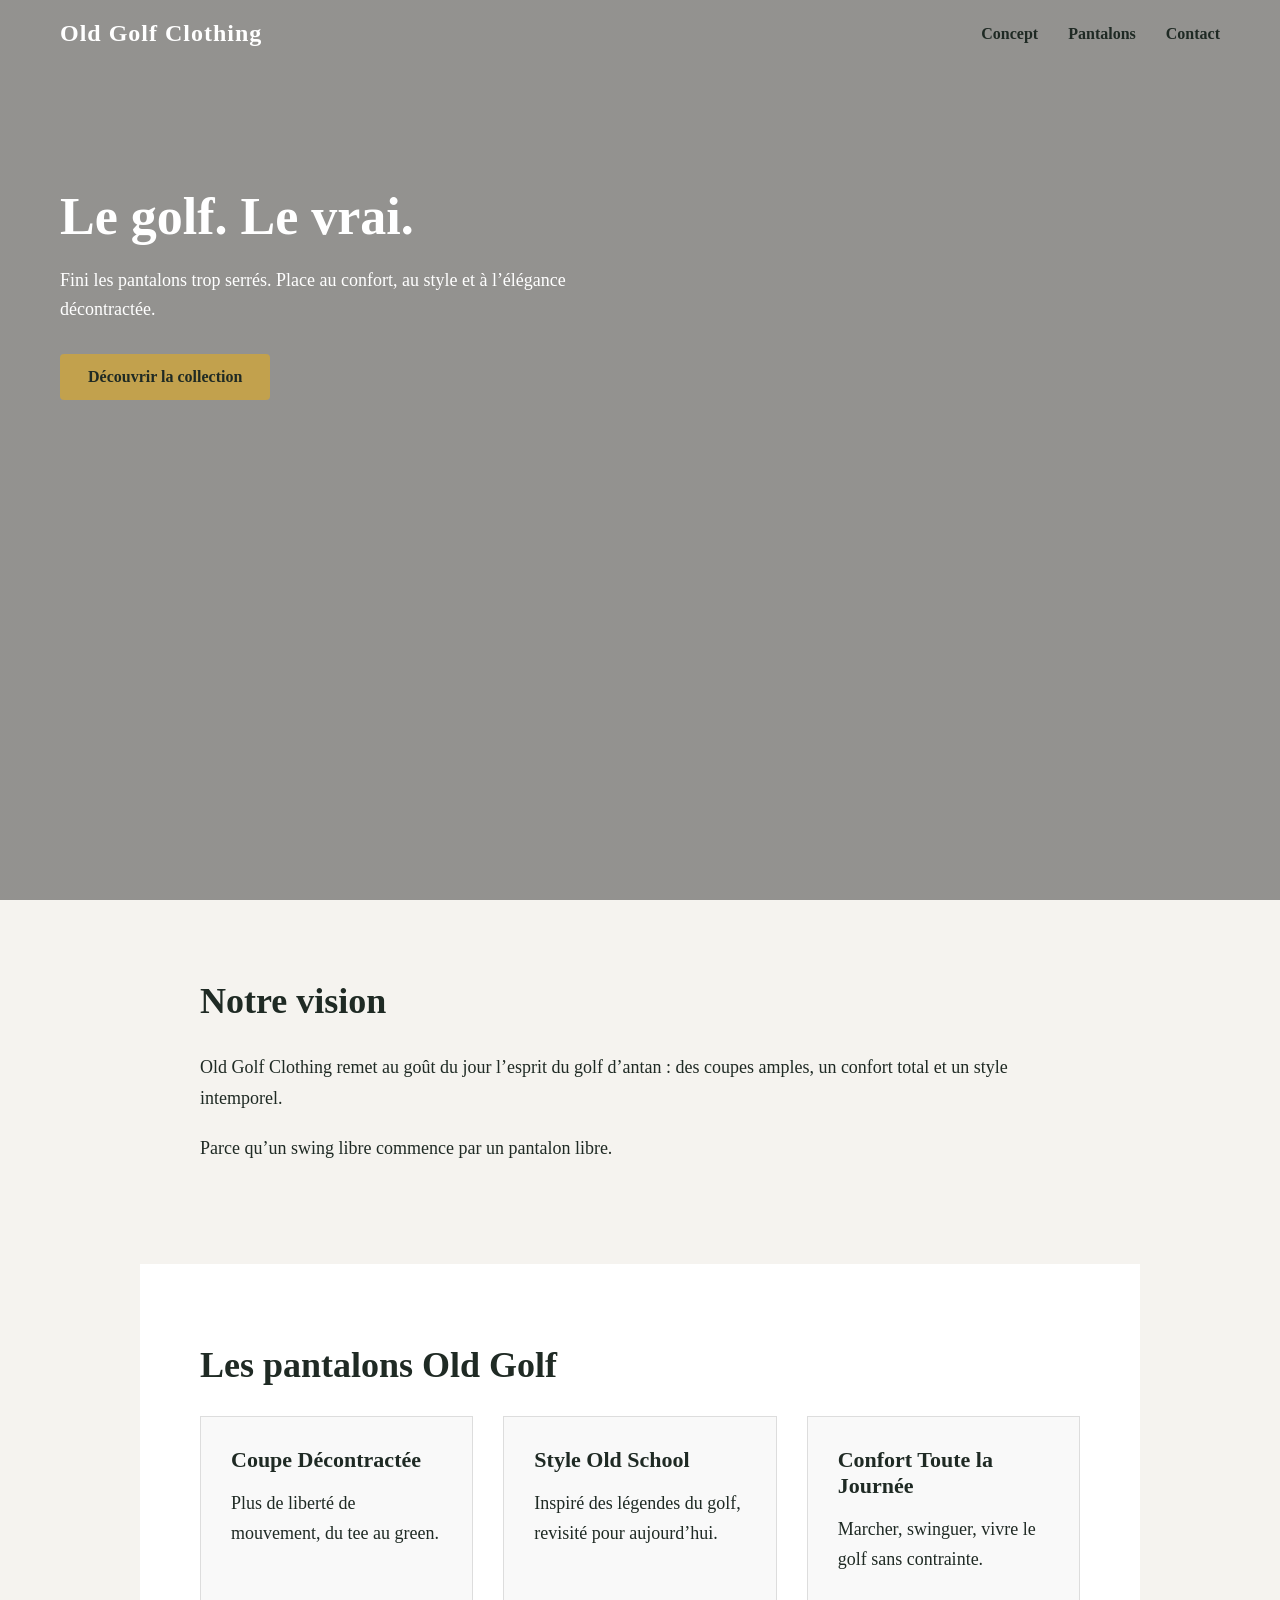
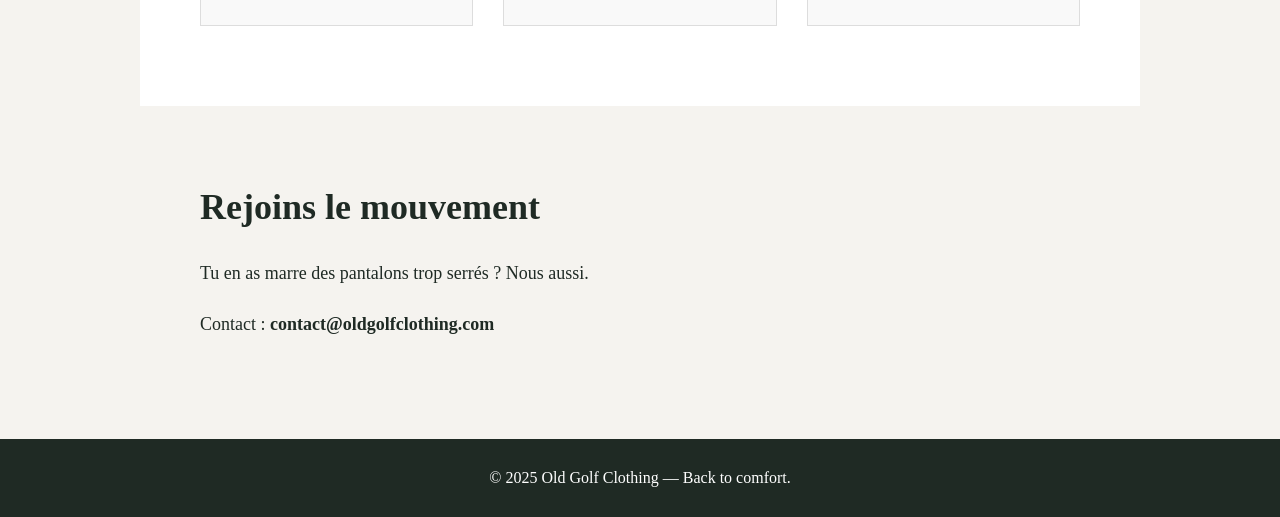
<file: index.html>
<!DOCTYPE html>
<html lang="fr">
<head>
    <meta charset="UTF-8">
    <meta name="viewport" content="width=device-width, initial-scale=1.0">
    <title>Old Golf Clothing</title>
    <link rel="stylesheet" href="style.css">
</head>
<body>

    <header class="hero">
        <nav class="nav">
            <h1 class="logo">Old Golf Clothing</h1>
            <ul>
                <li><a href="#concept">Concept</a></li>
                <li><a href="#produit">Pantalons</a></li>
                <li><a href="#contact">Contact</a></li>
            </ul>
        </nav>

        <div class="hero-content">
            <h2>Le golf. Le vrai.</h2>
            <p>Fini les pantalons trop serrés.  
               Place au confort, au style et à l’élégance décontractée.</p>
            <a href="#produit" class="btn">Découvrir la collection</a>
        </div>
    </header>

    <section id="concept" class="section">
        <h2>Notre vision</h2>
        <p>
            Old Golf Clothing remet au goût du jour l’esprit du golf d’antan :  
            des coupes amples, un confort total et un style intemporel.
        </p>
        <p>
            Parce qu’un swing libre commence par un pantalon libre.
        </p>
    </section>

    <section id="produit" class="section light">
        <h2>Les pantalons Old Golf</h2>
        <div class="cards">
            <div class="card">
                <h3>Coupe Décontractée</h3>
                <p>Plus de liberté de mouvement, du tee au green.</p>
            </div>
            <div class="card">
                <h3>Style Old School</h3>
                <p>Inspiré des légendes du golf, revisité pour aujourd’hui.</p>
            </div>
            <div class="card">
                <h3>Confort Toute la Journée</h3>
                <p>Marcher, swinguer, vivre le golf sans contrainte.</p>
            </div>
        </div>
    </section>

    <section id="contact" class="section">
        <h2>Rejoins le mouvement</h2>
        <p>Tu en as marre des pantalons trop serrés ? Nous aussi.</p>
        <p>Contact : <strong>contact@oldgolfclothing.com</strong></p>
    </section>

    <footer>
        <p>© 2025 Old Golf Clothing — Back to comfort.</p>
    </footer>

</body>
</html>
</file>
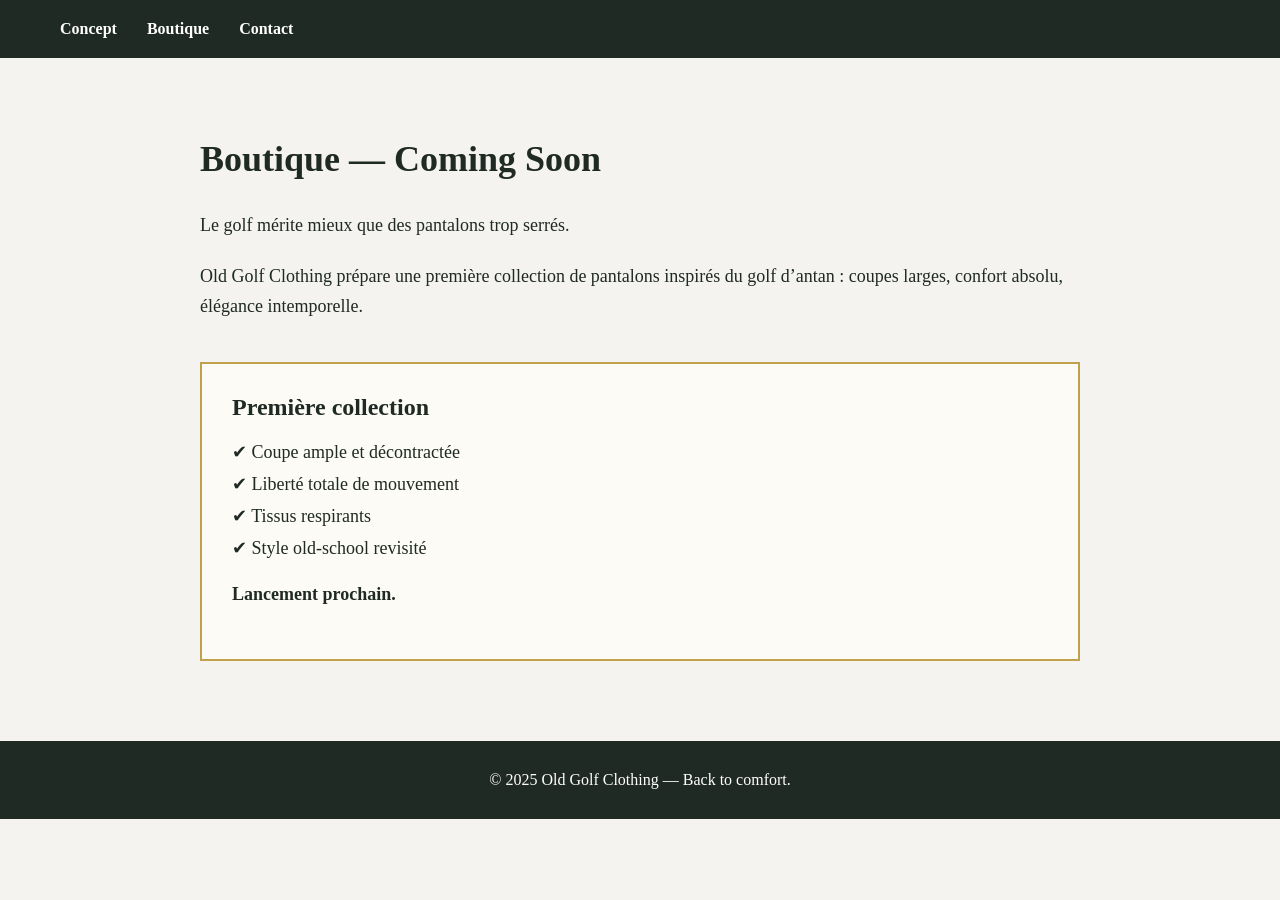
<file: boutique.html>
<!DOCTYPE html>
<html lang="fr">
<head>
    <meta charset="UTF-8">
    <meta name="viewport" content="width=device-width, initial-scale=1.0">
    <title>Boutique – Old Golf Clothing</title>
    <link rel="stylesheet" href="style.css">
</head>
<body>

<header class="simple-header">
    <nav class="nav">
      <ul>
    <li><a href="#concept">Concept</a></li>
    <li><a href="boutique.html">Boutique</a></li>
    <li><a href="#contact">Contact</a></li>
</ul>
    </nav>
</header>

<section class="section">
    <h2>Boutique — Coming Soon</h2>

    <p>
        Le golf mérite mieux que des pantalons trop serrés.
    </p>

    <p>
        Old Golf Clothing prépare une première collection de pantalons
        inspirés du golf d’antan : coupes larges, confort absolu,
        élégance intemporelle.
    </p>

    <div class="coming-soon-box">
        <h3>Première collection</h3>
        <ul>
            <li>✔ Coupe ample et décontractée</li>
            <li>✔ Liberté totale de mouvement</li>
            <li>✔ Tissus respirants</li>
            <li>✔ Style old-school revisité</li>
        </ul>
        <p class="soon">
            Lancement prochain.
        </p>
    </div>
</section>

<footer>
    <p>© 2025 Old Golf Clothing — Back to comfort.</p>
</footer>

</body>
</html>
</file>
<file: style.css>
* {
    margin: 0;
    padding: 0;
    box-sizing: border-box;
    font-family: 'Georgia', serif;
}

body {
    color: #1f2a24;
    background-color: #f5f3ef;
}

/* Navigation */
.nav {
    display: flex;
    justify-content: space-between;
    align-items: center;
    padding: 20px 60px;
}

.logo {
    font-size: 24px;
    letter-spacing: 1px;
}

.nav ul {
    list-style: none;
    display: flex;
    gap: 30px;
}

.nav a {
    text-decoration: none;
    color: #1f2a24;
    font-weight: bold;
}

/* Hero */
.hero {
    height: 100vh;
    background: linear-gradient(rgba(0,0,0,0.4), rgba(0,0,0,0.4)),
                url("https://images.unsplash.com/photo-1508766206392-8bd5cf550d1c");
    background-size: cover;
    background-position: center;
    color: white;
}

.hero-content {
    max-width: 600px;
    margin: 120px 60px;
}

.hero h2 {
    font-size: 52px;
    margin-bottom: 20px;
}

.hero p {
    font-size: 18px;
    line-height: 1.6;
    margin-bottom: 30px;
}

.btn {
    display: inline-block;
    padding: 14px 28px;
    background-color: #c2a14d;
    color: #1f2a24;
    text-decoration: none;
    font-weight: bold;
    border-radius: 4px;
}

/* Sections */
.section {
    padding: 80px 60px;
    max-width: 1000px;
    margin: auto;
}

.section h2 {
    font-size: 36px;
    margin-bottom: 30px;
}

.section p {
    font-size: 18px;
    line-height: 1.7;
    margin-bottom: 20px;
}

.light {
    background-color: #ffffff;
}

/* Cards */
.cards {
    display: grid;
    grid-template-columns: repeat(auto-fit, minmax(250px, 1fr));
    gap: 30px;
}

.card {
    padding: 30px;
    border: 1px solid #ddd;
    background-color: #f9f9f9;
}

.card h3 {
    margin-bottom: 15px;
    font-size: 22px;
}

/* Footer */
footer {
    text-align: center;
    padding: 30px;
    background-color: #1f2a24;
    color: white;
}
/* ===== PAGE BOUTIQUE ===== */

.simple-header {
    background-color: #1f2a24;
    color: white;
}

.simple-header .nav a {
    color: white;
}

.coming-soon-box {
    margin-top: 40px;
    padding: 30px;
    border: 2px solid #c2a14d;
    background-color: #fdfbf6;
}

.coming-soon-box h3 {
    margin-bottom: 20px;
    font-size: 24px;
}

.coming-soon-box ul {
    list-style: none;
    margin-bottom: 20px;
}

.coming-soon-box li {
    font-size: 18px;
    margin-bottom: 10px;
}

.soon {
    font-weight: bold;
    font-size: 18px;
    color: #1f2a24;
}
</file>
